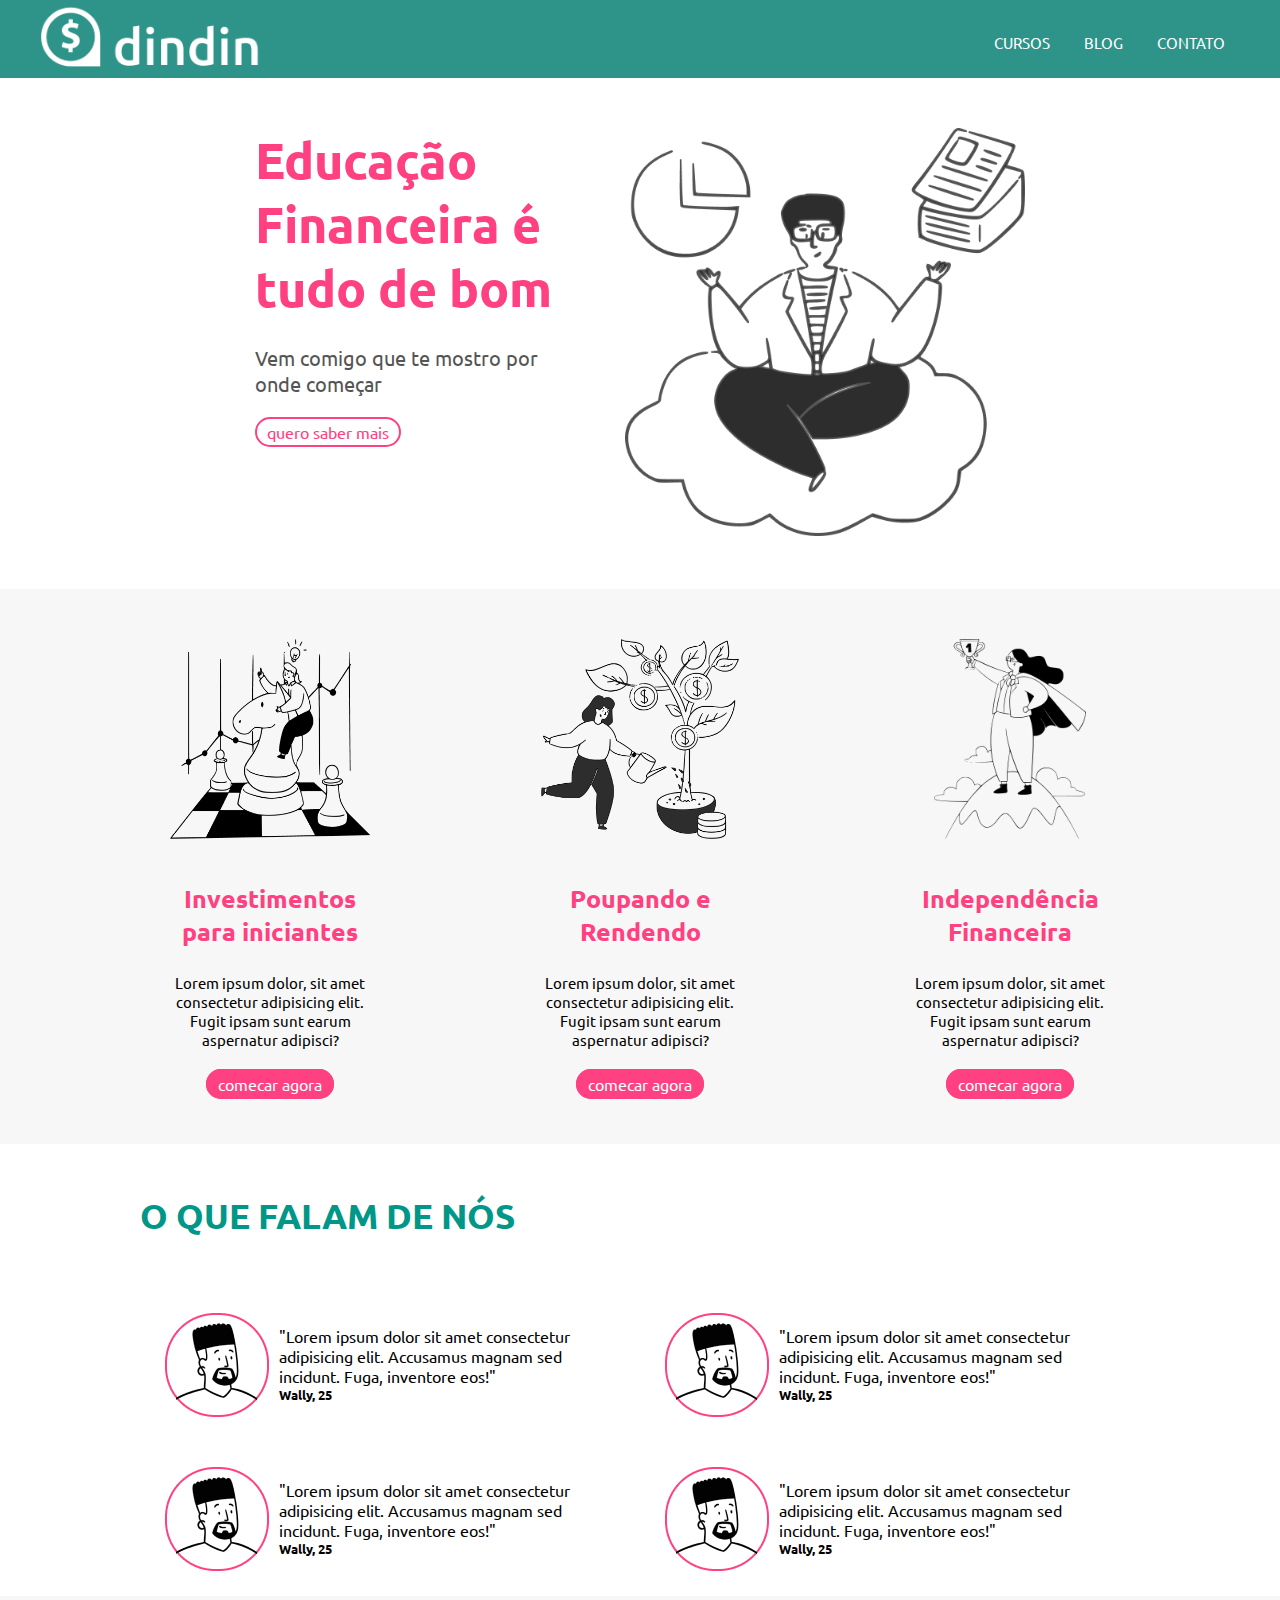
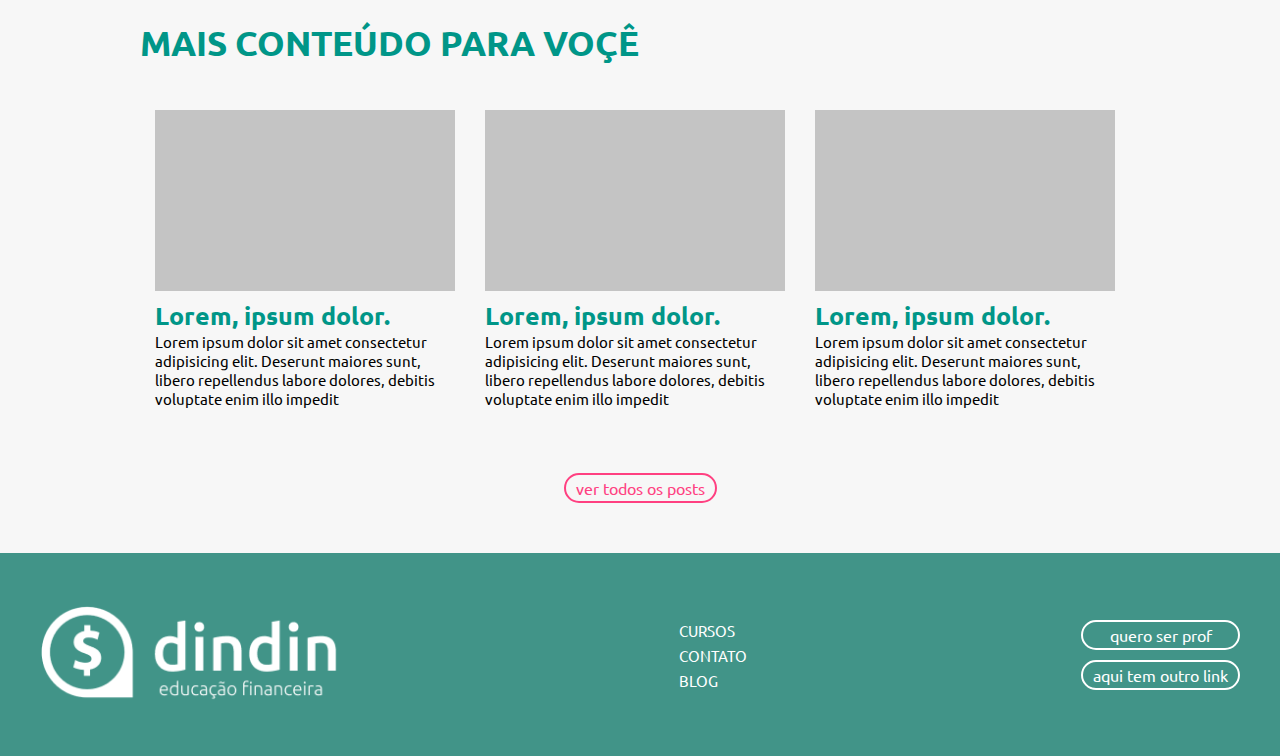
<file: index.html>
<!DOCTYPE html>
<html lang="pt-br">
<head>
    <meta charset="UTF-8">
    <meta http-equiv="X-UA-Compatible" content="IE=edge">
    <meta name="viewport" content="width=device-width, initial-scale=1.0">
    <title>Dindin educação financeira é tudo de bom</title>
    <link rel="stylesheet" href="./styles/global.css">
</head>
<body>
    <header>
        <div class="wrapper-header">
            <a class="logo-header" href="index.html">
                <img src="./images/logo-header.png" alt="logo-dindin">
            </a>

            <nav class="menu-nav">
                <ul>
                    <li><a href="cursos.html" class="item-menu-header">CURSOS</a></li>
                    <li><a href="blog.html" class="item-menu-header">BLOG</a></li>
                    <li><a href="contato.html" class="item-menu-header">CONTATO</a></li>
                </ul>
            </nav>
        </div>
    </header>

    <main>
        <div class="wrapper-banner">
            <div class="texto-banner">
                <h1>Educação Financeira é tudo de bom</h1>
                <p>Vem comigo que te mostro por onde começar</p>
                <a href="cursos.html" class="botao-banner">quero saber mais</a>
            </div>
            <div class="banner-img">
                <img src="./images/ilustra-banner.png" alt="">
            </div>
        </div>

        <div class="comecar-agora">
            <div class="wrapper-comecar">
                <div class="container-comecar">
                    <img src="./images/ilustra-poupando.png" alt="">
                    <h2>Investimentos para iniciantes</h2>
                    <p>Lorem ipsum dolor, sit amet consectetur adipisicing elit. Fugit ipsam sunt earum aspernatur adipisci?</p>
                    <a href="cursos.html" class="botao-comecar">comecar agora</a>
                </div>
                <div class="container-comecar">
                    <img src="./images/ilustra-investimento.png" alt="">
                    <h2>Poupando e Rendendo</h2>
                    <p>Lorem ipsum dolor, sit amet consectetur adipisicing elit. Fugit ipsam sunt earum aspernatur adipisci?</p>
                    <a href="cursos.html" class="botao-comecar">comecar agora</a>
                </div>
                <div class="container-comecar">
                    <img src="./images/ilustra-independencia.png" alt="">
                    <h2>Independência Financeira</h2>
                    <p>Lorem ipsum dolor, sit amet consectetur adipisicing elit. Fugit ipsam sunt earum aspernatur adipisci?</p>
                    <a href="cursos.html" class="botao-comecar">comecar agora</a>
                </div>
            </div>
        </div>

        <div class="o-que-falam">
            <h2>O QUE FALAM DE NÓS</h2>
            <div class="wrapper-testemunho">
                <div class="testemunho">
                    <img src="./images/icon-jaden.png" alt="">
                    <div class="texto-testemunho">
                        <p>"Lorem ipsum dolor sit amet consectetur adipisicing elit. Accusamus magnam sed incidunt. Fuga, inventore eos!"</p>
                        <h5>Wally, 25</h5>
                    </div>
                </div>
                <div class="testemunho">
                    <img src="./images/icon-jaden.png" alt="">
                    <div class="texto-testemunho">
                        <p>"Lorem ipsum dolor sit amet consectetur adipisicing elit. Accusamus magnam sed incidunt. Fuga, inventore eos!"</p>
                        <h5>Wally, 25</h5>
                    </div>
                </div>
                <div class="testemunho">
                    <img src="./images/icon-jaden.png" alt="">
                    <div class="texto-testemunho">
                        <p>"Lorem ipsum dolor sit amet consectetur adipisicing elit. Accusamus magnam sed incidunt. Fuga, inventore eos!"</p>
                        <h5>Wally, 25</h5>
                    </div>
                </div>
                <div class="testemunho">
                    <img src="./images/icon-jaden.png" alt="">
                    <div class="texto-testemunho">
                        <p>"Lorem ipsum dolor sit amet consectetur adipisicing elit. Accusamus magnam sed incidunt. Fuga, inventore eos!"</p>
                        <h5>Wally, 25</h5>
                    </div>
                </div>
            </div>
        </div>

        <div class="mais-conteudo">
            <div class="wrapper-mais-conteudo">
                <h2>MAIS CONTEÚDO PARA VOÇÊ</h2>
                <div class="container-artigos">
                    <a class="artigos" href="post.html">
                        <img src="./images/Rectangle 16.png" alt="">
                        <h3>Lorem, ipsum dolor.</h3>
                        <p>Lorem ipsum dolor sit amet consectetur adipisicing elit. Deserunt maiores sunt, libero repellendus labore dolores, debitis voluptate enim illo impedit</p>
                    </a>
                    <a class="artigos" href="post.html">
                        <img src="./images/Rectangle 16.png" alt="">
                        <h3>Lorem, ipsum dolor.</h3>
                        <p>Lorem ipsum dolor sit amet consectetur adipisicing elit. Deserunt maiores sunt, libero repellendus labore dolores, debitis voluptate enim illo impedit</p>
                    </a>
                    <a class="artigos" href="post.html">
                        <img src="./images/Rectangle 16.png" alt="">
                        <h3>Lorem, ipsum dolor.</h3>
                        <p>Lorem ipsum dolor sit amet consectetur adipisicing elit. Deserunt maiores sunt, libero repellendus labore dolores, debitis voluptate enim illo impedit</p>
                    </a>
                </div>
                <a href="blog.html" id="botao-blog">ver todos os posts</a>
            </div>
        </div>
    </main>
    
    <footer>
        <div class="wrapper-footer">
            <div class="logo-footer">
                <img src="./images/logo-footer.png" alt="">
            </div>

            <ul class="nav-footer">
                <li><a href="cursos.html" class="item-menu-footer">CURSOS</a></li>
                <li><a href="contato.html" class="item-menu-footer">CONTATO</a></li>
                <li><a href="blog.html" class="item-menu-footer">BLOG</a></li>
            </ul>
            
            <div class="container-botoes-footer">
                <a href="#">quero ser prof</a>
                <a href="#">aqui tem outro link</a>
            </div>

        </div>
    </footer>
</body>
</html>
</file>
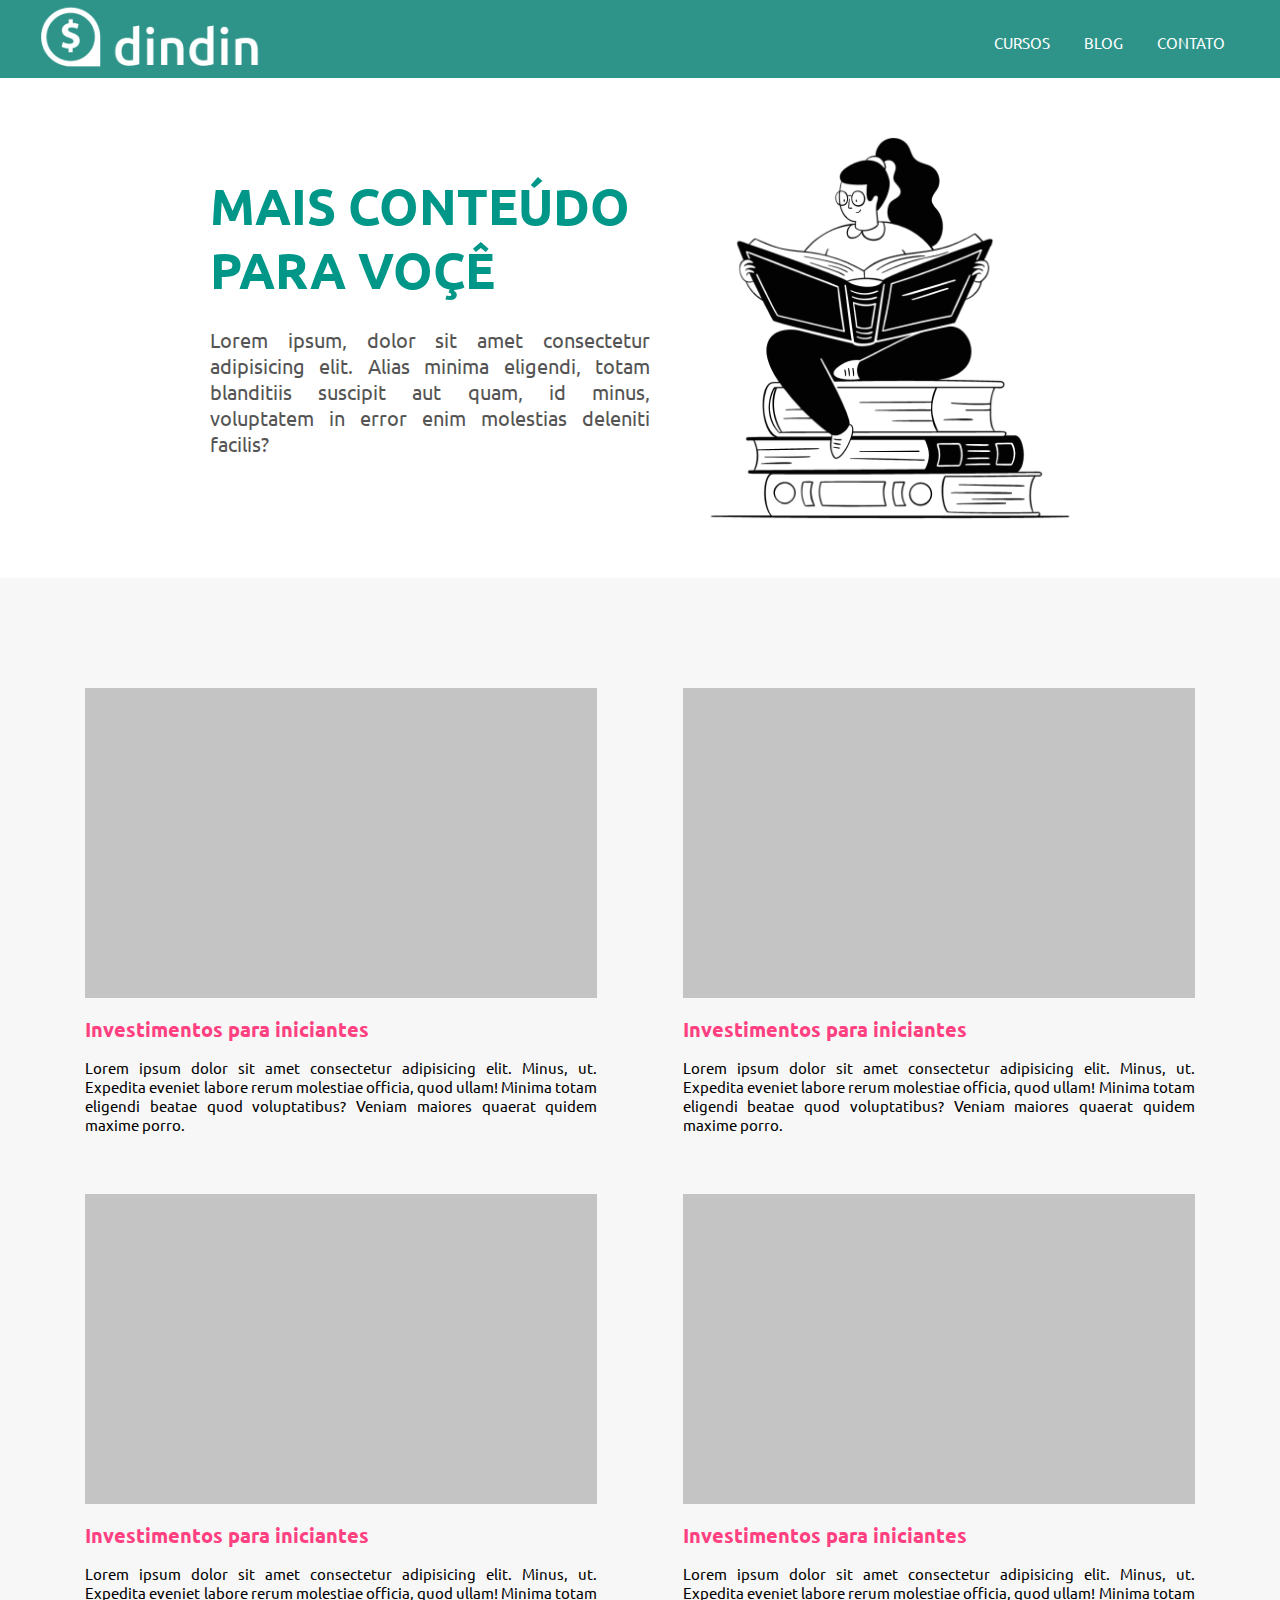
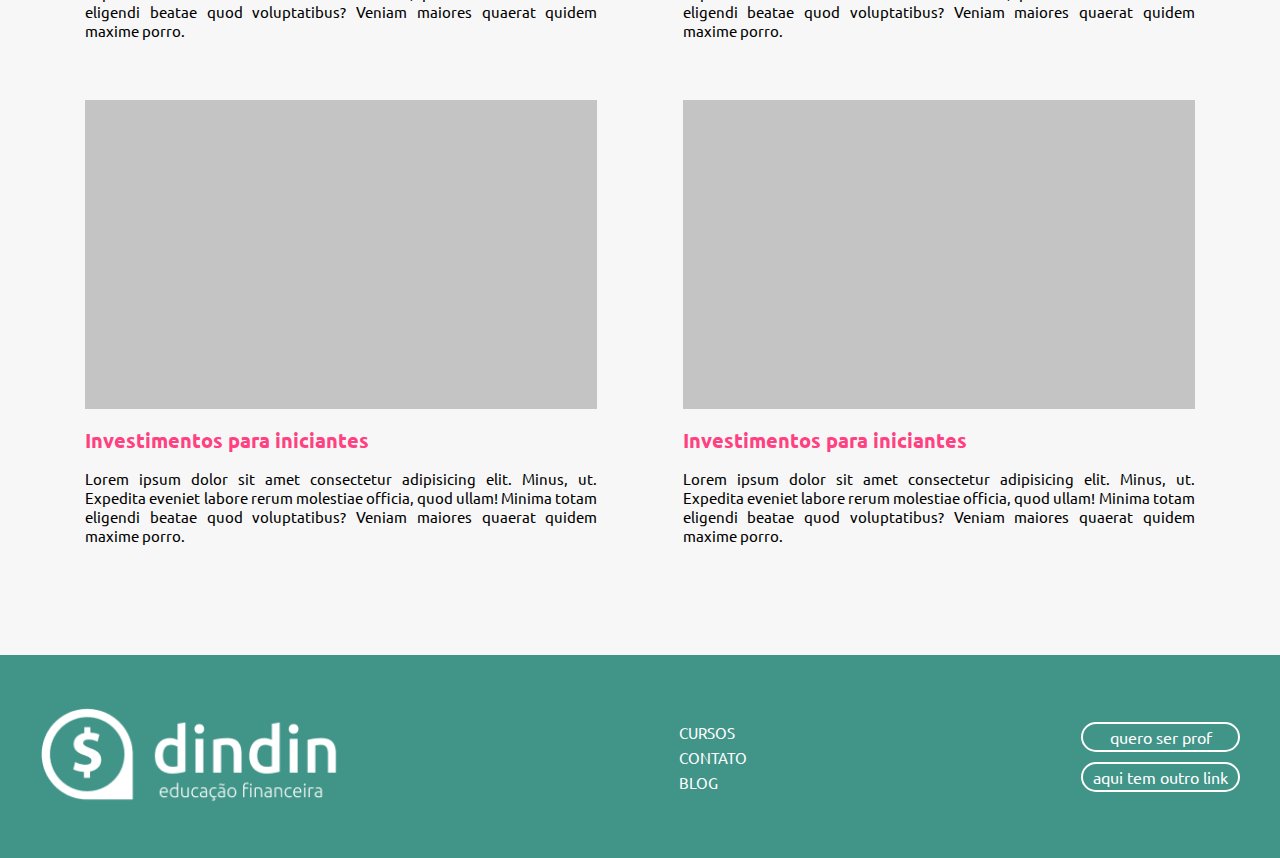
<file: blog.html>
<!DOCTYPE html>
<html lang="pt-br">
<head>
    <meta charset="UTF-8">
    <meta http-equiv="X-UA-Compatible" content="IE=edge">
    <meta name="viewport" content="width=device-width, initial-scale=1.0">
    <title>Dindin educação financeira é tudo de bom</title>
    <link rel="stylesheet" href="./styles/global.css">
</head>
<body>
    <header>
        <div class="wrapper-header">
            <a class="logo-header" href="index.html">
                <img src="./images/logo-header.png" alt="logo-dindin">
            </a>

            <nav class="menu-nav">
                <ul>
                    <li><a href="cursos.html" class="item-menu-header">CURSOS</a></li>
                    <li><a href="blog.html" class="item-menu-header">BLOG</a></li>
                    <li><a href="contato.html" class="item-menu-header">CONTATO</a></li>
                </ul>
            </nav>
        </div>
    </header>

    <main>
        <div class="wrapper-banner-blog">
            <div class="texto-banner-blog">
                <h1>MAIS CONTEÚDO PARA VOÇÊ</h1>
                <p>Lorem ipsum, dolor sit amet consectetur adipisicing elit. Alias minima eligendi, totam blanditiis suscipit aut quam, id minus, voluptatem in error enim molestias deleniti facilis?</p>
            </div>
            <img src="./images/ilustra-blog.png" alt="">
        </div>

        <div class="posts-blog">
            <div class="wrapper-posts-blog">
                <a class="container-post" href="post.html">
                    <img src="./images/Rectangle 16.png" alt="">
                    <h2>Investimentos para iniciantes</h2>
                    <p>Lorem ipsum dolor sit amet consectetur adipisicing elit. Minus, ut. Expedita eveniet labore rerum molestiae officia, quod ullam! Minima totam eligendi beatae quod voluptatibus? Veniam maiores quaerat quidem maxime porro.</p>
                </a>
                <a class="container-post" href="post.html">
                    <img src="./images/Rectangle 16.png" alt="">
                    <h2>Investimentos para iniciantes</h2>
                    <p>Lorem ipsum dolor sit amet consectetur adipisicing elit. Minus, ut. Expedita eveniet labore rerum molestiae officia, quod ullam! Minima totam eligendi beatae quod voluptatibus? Veniam maiores quaerat quidem maxime porro.</p>
                </a>
                <a class="container-post" href="post.html">
                    <img src="./images/Rectangle 16.png" alt="">
                    <h2>Investimentos para iniciantes</h2>
                    <p>Lorem ipsum dolor sit amet consectetur adipisicing elit. Minus, ut. Expedita eveniet labore rerum molestiae officia, quod ullam! Minima totam eligendi beatae quod voluptatibus? Veniam maiores quaerat quidem maxime porro.</p>
                </a>
                <a class="container-post" href="post.html">
                    <img src="./images/Rectangle 16.png" alt="">
                    <h2>Investimentos para iniciantes</h2>
                    <p>Lorem ipsum dolor sit amet consectetur adipisicing elit. Minus, ut. Expedita eveniet labore rerum molestiae officia, quod ullam! Minima totam eligendi beatae quod voluptatibus? Veniam maiores quaerat quidem maxime porro.</p>
                </a>
                <a class="container-post" href="post.html">
                    <img src="./images/Rectangle 16.png" alt="">
                    <h2>Investimentos para iniciantes</h2>
                    <p>Lorem ipsum dolor sit amet consectetur adipisicing elit. Minus, ut. Expedita eveniet labore rerum molestiae officia, quod ullam! Minima totam eligendi beatae quod voluptatibus? Veniam maiores quaerat quidem maxime porro.</p>
                </a>
                <a class="container-post" href="post.html">
                    <img src="./images/Rectangle 16.png" alt="">
                    <h2>Investimentos para iniciantes</h2>
                    <p>Lorem ipsum dolor sit amet consectetur adipisicing elit. Minus, ut. Expedita eveniet labore rerum molestiae officia, quod ullam! Minima totam eligendi beatae quod voluptatibus? Veniam maiores quaerat quidem maxime porro.</p>
                </a>

            </div>
        </div>

    </main>
    
    <footer>
        <div class="wrapper-footer">
            <div class="logo-footer">
                <img src="./images/logo-footer.png" alt="">
            </div>

            <ul class="nav-footer">
                <li><a href="cursos.html" class="item-menu-footer">CURSOS</a></li>
                <li><a href="contato.html" class="item-menu-footer">CONTATO</a></li>
                <li><a href="blog.html" class="item-menu-footer">BLOG</a></li>
            </ul>
            
            <div class="container-botoes-footer">
                <a href="#">quero ser prof</a>
                <a href="#">aqui tem outro link</a>
            </div>

        </div>
    </footer>
</body>
</html>
</file>
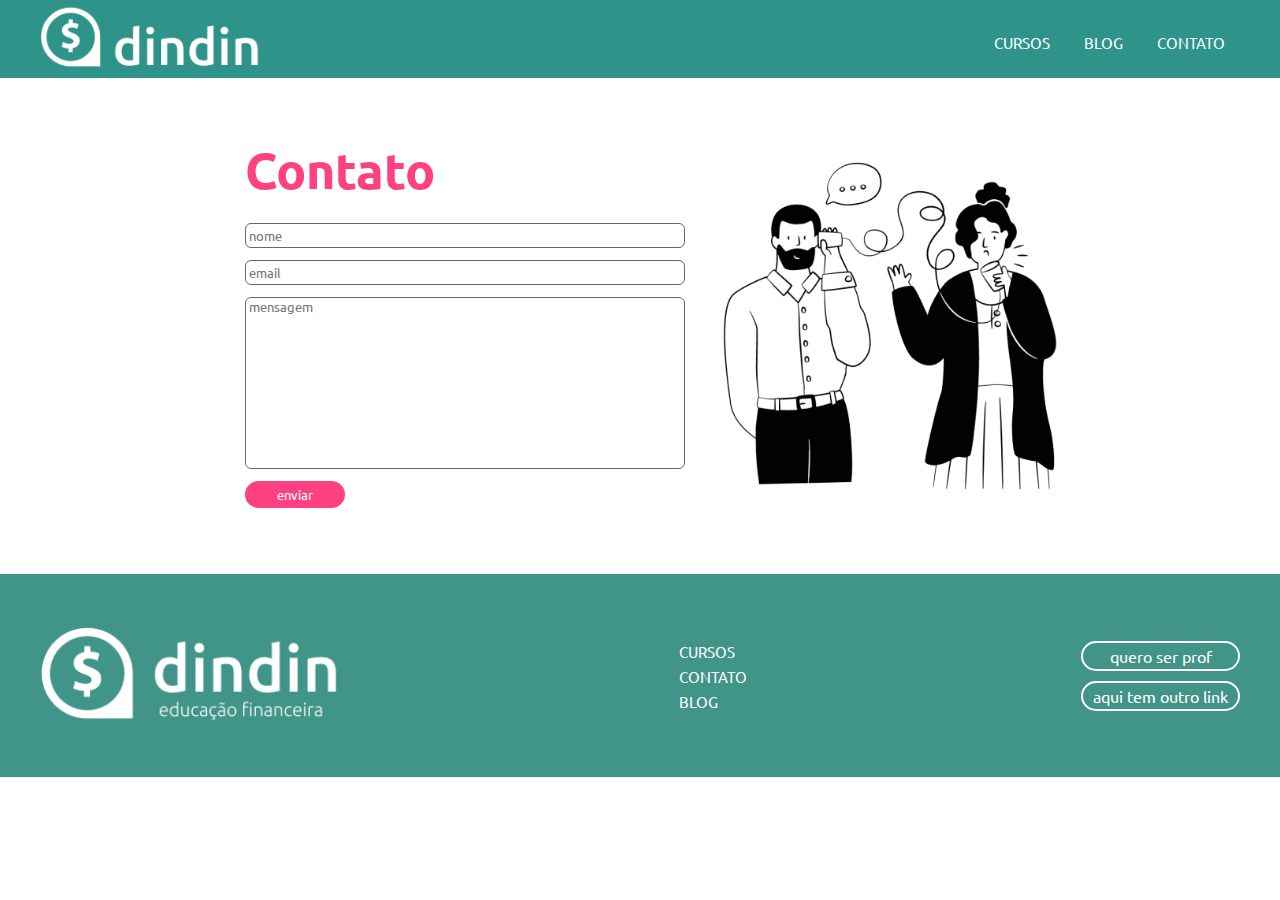
<file: contato.html>
<!DOCTYPE html>
<html lang="pt-br">
<head>
    <meta charset="UTF-8">
    <meta http-equiv="X-UA-Compatible" content="IE=edge">
    <meta name="viewport" content="width=device-width, initial-scale=1.0">
    <title>Dindin educação financeira é tudo de bom</title>
    <link rel="stylesheet" href="./styles/global.css">
</head>
<body>
    <header>
        <div class="wrapper-header">
            <a class="logo-header" href="index.html">
                <img src="./images/logo-header.png" alt="logo-dindin">
            </a>

            <nav class="menu-nav">
                <ul>
                    <li><a href="cursos.html" class="item-menu-header">CURSOS</a></li>
                    <li><a href="blog.html" class="item-menu-header">BLOG</a></li>
                    <li><a href="contato.html" class="item-menu-header">CONTATO</a></li>
                </ul>
            </nav>
        </div>
    </header>

    <main>
        <div class="container-contato">
            <form action="#" method="post">
                <h1>Contato</h1>
                <input type="text" name="f-nome" id="nome-user" placeholder=" nome">
                <input type="email" name="f-e-mail" id="e-mail-user" placeholder=" email">
                <textarea name="f-msg" id="msg-user" cols="30" rows="10" placeholder=" mensagem"></textarea>
                <input type="submit" value="enviar" id="botao-enviar">
            </form>
            <img src="./images/ilustra-contato.png" alt="">
        </div>
    </main>
    
    <footer>
        <div class="wrapper-footer">
            <div class="logo-footer">
                <img src="./images/logo-footer.png" alt="">
            </div>

            <ul class="nav-footer">
                <li><a href="cursos.html" class="item-menu-footer">CURSOS</a></li>
                <li><a href="contato.html" class="item-menu-footer">CONTATO</a></li>
                <li><a href="blog.html" class="item-menu-footer">BLOG</a></li>
            </ul>
            
            <div class="container-botoes-footer">
                <a href="#">quero ser prof</a>
                <a href="#">aqui tem outro link</a>
            </div>

        </div>
    </footer>
</body>
</html>
</file>
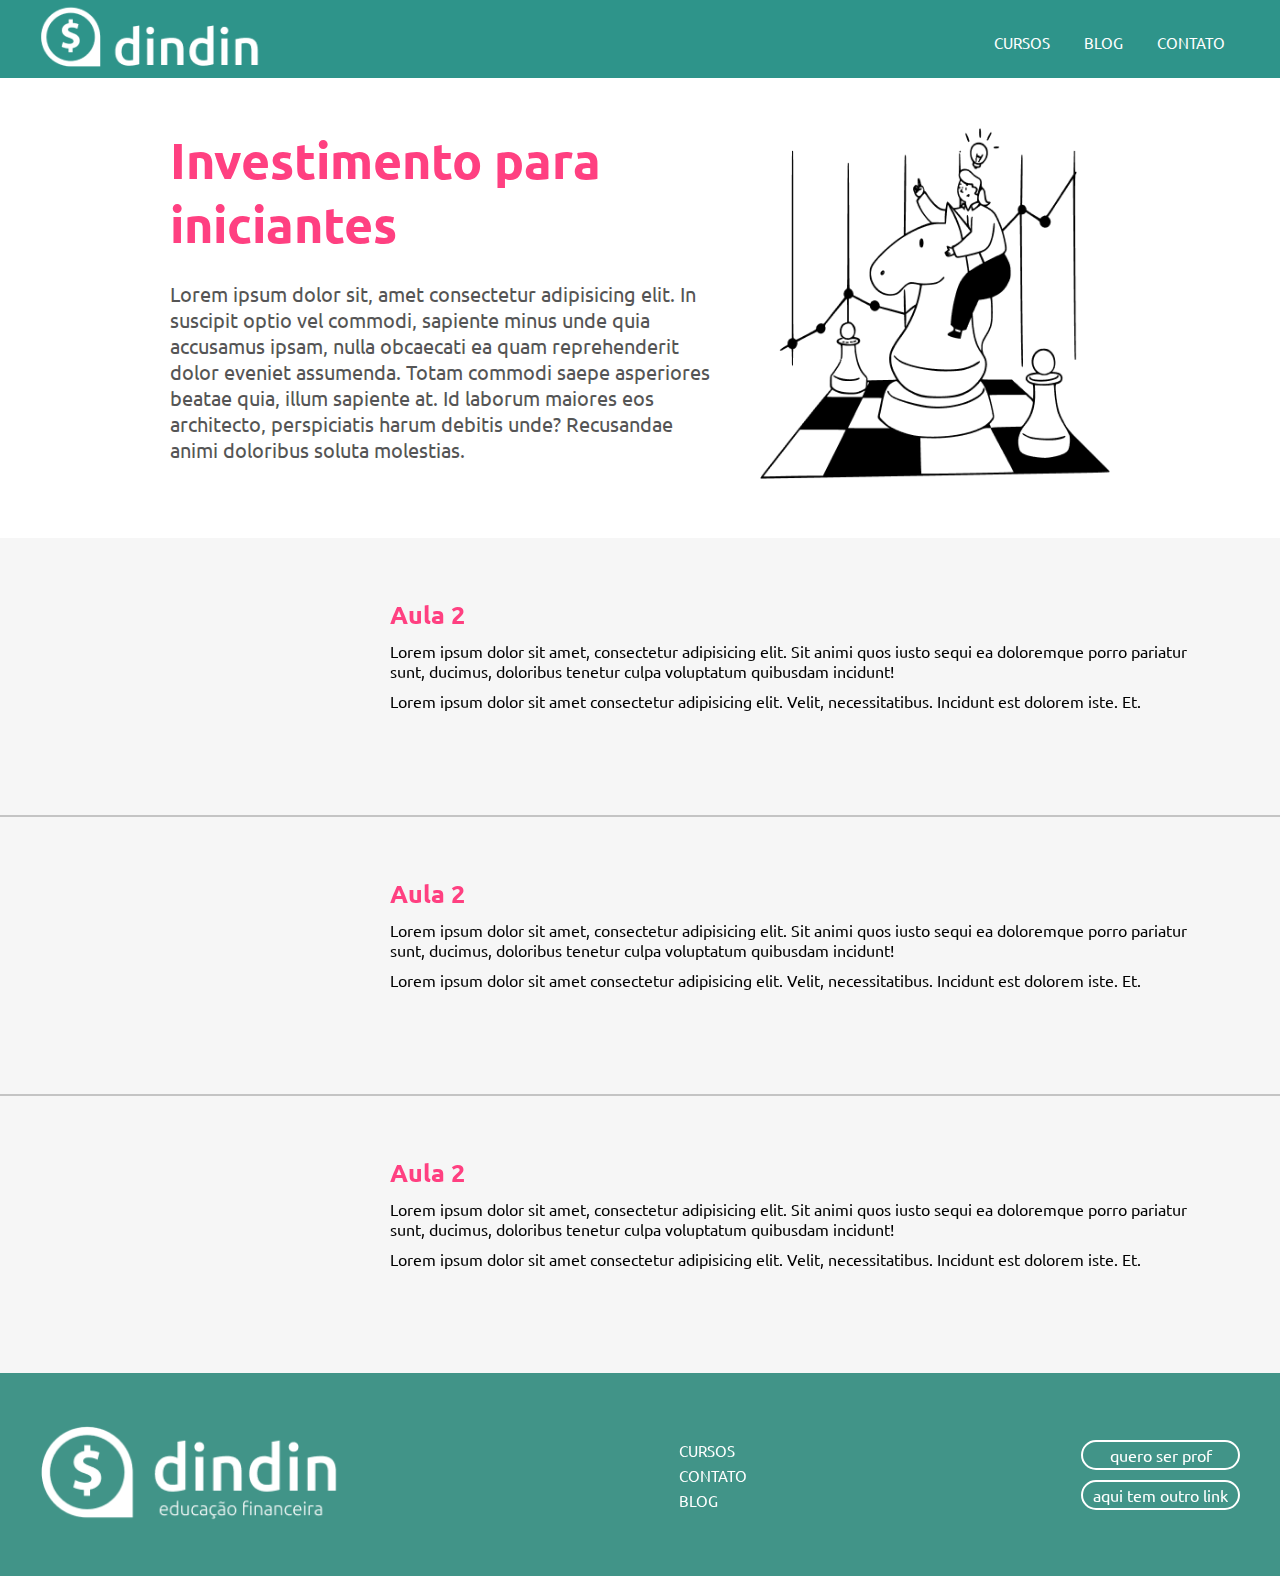
<file: curso1.html>
<!DOCTYPE html>
<html lang="pt-br">
<head>
    <meta charset="UTF-8">
    <meta http-equiv="X-UA-Compatible" content="IE=edge">
    <meta name="viewport" content="width=device-width, initial-scale=1.0">
    <title>Dindin educação financeira é tudo de bom</title>
    <link rel="stylesheet" href="./styles/global.css">
</head>
<body>
    <header>
        <div class="wrapper-header">
            <a class="logo-header" href="index.html">
                <img src="./images/logo-header.png" alt="logo-dindin">
            </a>

            <nav class="menu-nav">
                <ul>
                    <li><a href="cursos.html" class="item-menu-header">CURSOS</a></li>
                    <li><a href="blog.html" class="item-menu-header">BLOG</a></li>
                    <li><a href="contato.html" class="item-menu-header">CONTATO</a></li>
                </ul>
            </nav>
        </div>
    </header>

    <main>
        <div class="wrapper-curso1">
            <div class="texto-curso1">
                <h1>Investimento para iniciantes</h1>
                <p>Lorem ipsum dolor sit, amet consectetur adipisicing elit. In suscipit optio vel commodi, sapiente minus unde quia accusamus ipsam, nulla obcaecati ea quam reprehenderit dolor eveniet assumenda. Totam commodi saepe asperiores beatae quia, illum sapiente at. Id laborum maiores eos architecto, perspiciatis harum debitis unde? Recusandae animi doloribus soluta molestias.</p>
            </div>
            <div class="banner-img-curso1">
                <img src="./images/ilustra-poupando.png" alt="">
            </div>
        </div>

        <div class="aulas">
            <div class="container-aulas">
                <div class="aula-video">
                    <iframe src="https://www.youtube.com/embed/moTRUU4MRPM" title="YouTube video player" frameborder="0" allow="accelerometer; autoplay; clipboard-write; encrypted-media; gyroscope; picture-in-picture" allowfullscreen></iframe>
                    <div class="texto-aula">
                        <h2>Aula 2</h2>
                        <p>Lorem ipsum dolor sit amet, consectetur adipisicing elit. Sit animi quos iusto sequi ea doloremque porro pariatur sunt, ducimus, doloribus tenetur culpa voluptatum quibusdam incidunt!
                        </p>
                        <p>Lorem ipsum dolor sit amet consectetur adipisicing elit. Velit, necessitatibus. Incidunt est dolorem iste. Et.</p>
                    </div>
                </div>

                <div class="aula-video">
                    <iframe src="https://www.youtube.com/embed/moTRUU4MRPM" title="YouTube video player" frameborder="0" allow="accelerometer; autoplay; clipboard-write; encrypted-media; gyroscope; picture-in-picture" allowfullscreen></iframe>
                    <div class="texto-aula">
                        <h2>Aula 2</h2>
                        <p>Lorem ipsum dolor sit amet, consectetur adipisicing elit. Sit animi quos iusto sequi ea doloremque porro pariatur sunt, ducimus, doloribus tenetur culpa voluptatum quibusdam incidunt!
                        </p>
                        <p>Lorem ipsum dolor sit amet consectetur adipisicing elit. Velit, necessitatibus. Incidunt est dolorem iste. Et.</p>
                    </div>
                </div>

                <div class="aula-video">
                    <iframe src="https://www.youtube.com/embed/moTRUU4MRPM" title="YouTube video player" frameborder="0" allow="accelerometer; autoplay; clipboard-write; encrypted-media; gyroscope; picture-in-picture" allowfullscreen></iframe>
                    <div class="texto-aula">
                        <h2>Aula 2</h2>
                        <p>Lorem ipsum dolor sit amet, consectetur adipisicing elit. Sit animi quos iusto sequi ea doloremque porro pariatur sunt, ducimus, doloribus tenetur culpa voluptatum quibusdam incidunt!
                        </p>
                        <p>Lorem ipsum dolor sit amet consectetur adipisicing elit. Velit, necessitatibus. Incidunt est dolorem iste. Et.</p>
                    </div>
                </div>
            </div>
        </div>
    </main>
    
    <footer>
        <div class="wrapper-footer">
            <div class="logo-footer">
                <img src="./images/logo-footer.png" alt="">
            </div>

            <ul class="nav-footer">
                <li><a href="cursos.html" class="item-menu-footer">CURSOS</a></li>
                <li><a href="contato.html" class="item-menu-footer">CONTATO</a></li>
                <li><a href="blog.html" class="item-menu-footer">BLOG</a></li>
            </ul>
            
            <div class="container-botoes-footer">
                <a href="#">quero ser prof</a>
                <a href="#">aqui tem outro link</a>
            </div>

        </div>
    </footer>
</body>
</html>
</file>
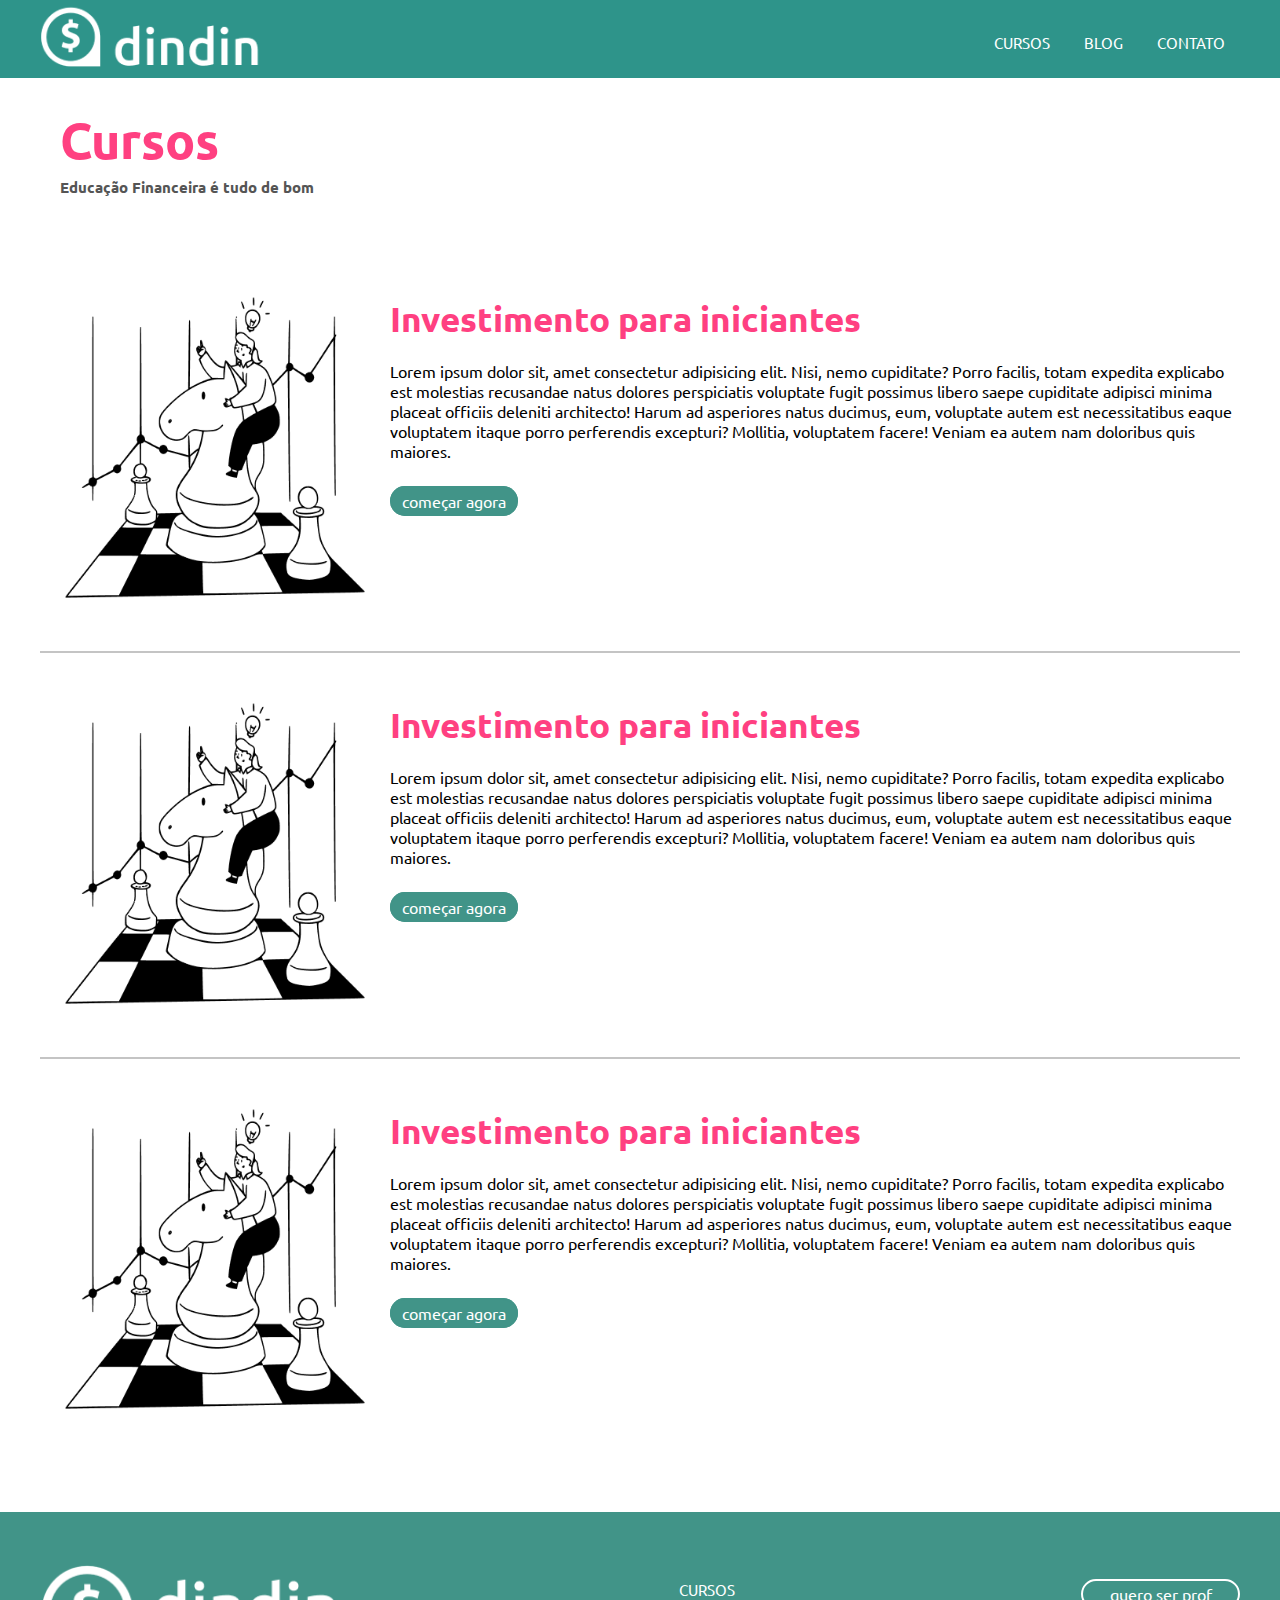
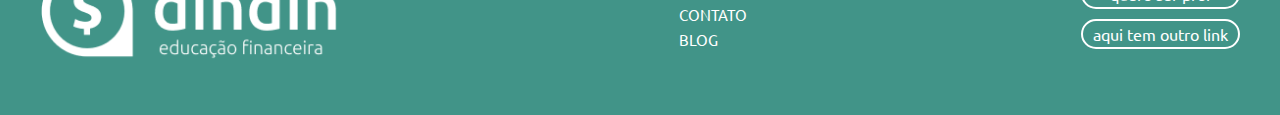
<file: cursos.html>
<!DOCTYPE html>
<html lang="pt-br">
<head>
    <meta charset="UTF-8">
    <meta http-equiv="X-UA-Compatible" content="IE=edge">
    <meta name="viewport" content="width=device-width, initial-scale=1.0">
    <title>Dindin educação financeira é tudo de bom</title>
    <link rel="stylesheet" href="./styles/global.css">
</head>
<body>
    <header>
        <div class="wrapper-header">
            <a class="logo-header" href="index.html">
                <img src="./images/logo-header.png" alt="logo-dindin">
            </a>

            <nav class="menu-nav">
                <ul>
                    <li><a href="cursos.html" class="item-menu-header">CURSOS</a></li>
                    <li><a href="blog.html" class="item-menu-header">BLOG</a></li>
                    <li><a href="contato.html" class="item-menu-header">CONTATO</a></li>
                </ul>
            </nav>
        </div>
    </header>

    <main>
        <div class="wrapper-cursos">
            <H1>Cursos</H1>
            <h3>Educação Financeira é tudo de bom</h3>
            <div class="container-cursos">
                <div class="curso">
                    <div class="img-curso">
                        <img src="./images/ilustra-poupando.png" alt="">
                    </div>
                    <div class="descricao-curso">
                        <h2>Investimento para iniciantes</h2>
                        <p>Lorem ipsum dolor sit, amet consectetur adipisicing elit. Nisi, nemo cupiditate? Porro facilis, totam expedita explicabo est molestias recusandae natus dolores perspiciatis voluptate fugit possimus libero saepe cupiditate adipisci minima placeat officiis deleniti architecto! Harum ad asperiores natus ducimus, eum, voluptate autem est necessitatibus eaque voluptatem itaque porro perferendis excepturi? Mollitia, voluptatem facere! Veniam ea autem nam doloribus quis maiores.</p>
                        <a href="curso1.html">começar agora</a>
                    </div>
                </div>
                <div class="curso">
                    <div class="img-curso">
                        <img src="./images/ilustra-poupando.png" alt="">
                    </div>
                    <div class="descricao-curso">
                        <h2>Investimento para iniciantes</h2>
                        <p>Lorem ipsum dolor sit, amet consectetur adipisicing elit. Nisi, nemo cupiditate? Porro facilis, totam expedita explicabo est molestias recusandae natus dolores perspiciatis voluptate fugit possimus libero saepe cupiditate adipisci minima placeat officiis deleniti architecto! Harum ad asperiores natus ducimus, eum, voluptate autem est necessitatibus eaque voluptatem itaque porro perferendis excepturi? Mollitia, voluptatem facere! Veniam ea autem nam doloribus quis maiores.</p>
                        <a href="curso1.html">começar agora</a>
                    </div>
                </div>
                <div class="curso">
                    <div class="img-curso">
                        <img src="./images/ilustra-poupando.png" alt="">
                    </div>
                    <div class="descricao-curso">
                        <h2>Investimento para iniciantes</h2>
                        <p>Lorem ipsum dolor sit, amet consectetur adipisicing elit. Nisi, nemo cupiditate? Porro facilis, totam expedita explicabo est molestias recusandae natus dolores perspiciatis voluptate fugit possimus libero saepe cupiditate adipisci minima placeat officiis deleniti architecto! Harum ad asperiores natus ducimus, eum, voluptate autem est necessitatibus eaque voluptatem itaque porro perferendis excepturi? Mollitia, voluptatem facere! Veniam ea autem nam doloribus quis maiores.</p>
                        <a href="curso1.html">começar agora</a>
                    </div>
                </div>
            </div>
        </div>
    </main>
    
    <footer>
        <div class="wrapper-footer">
            <div class="logo-footer">
                <img src="./images/logo-footer.png" alt="">
            </div>

            <ul class="nav-footer">
                <li><a href="cursos.html" class="item-menu-footer">CURSOS</a></li>
                <li><a href="contato.html" class="item-menu-footer">CONTATO</a></li>
                <li><a href="blog.html" class="item-menu-footer">BLOG</a></li>
            </ul>
            
            <div class="container-botoes-footer">
                <a href="#">quero ser prof</a>
                <a href="#">aqui tem outro link</a>
            </div>

        </div>
    </footer>
</body>
</html>
</file>
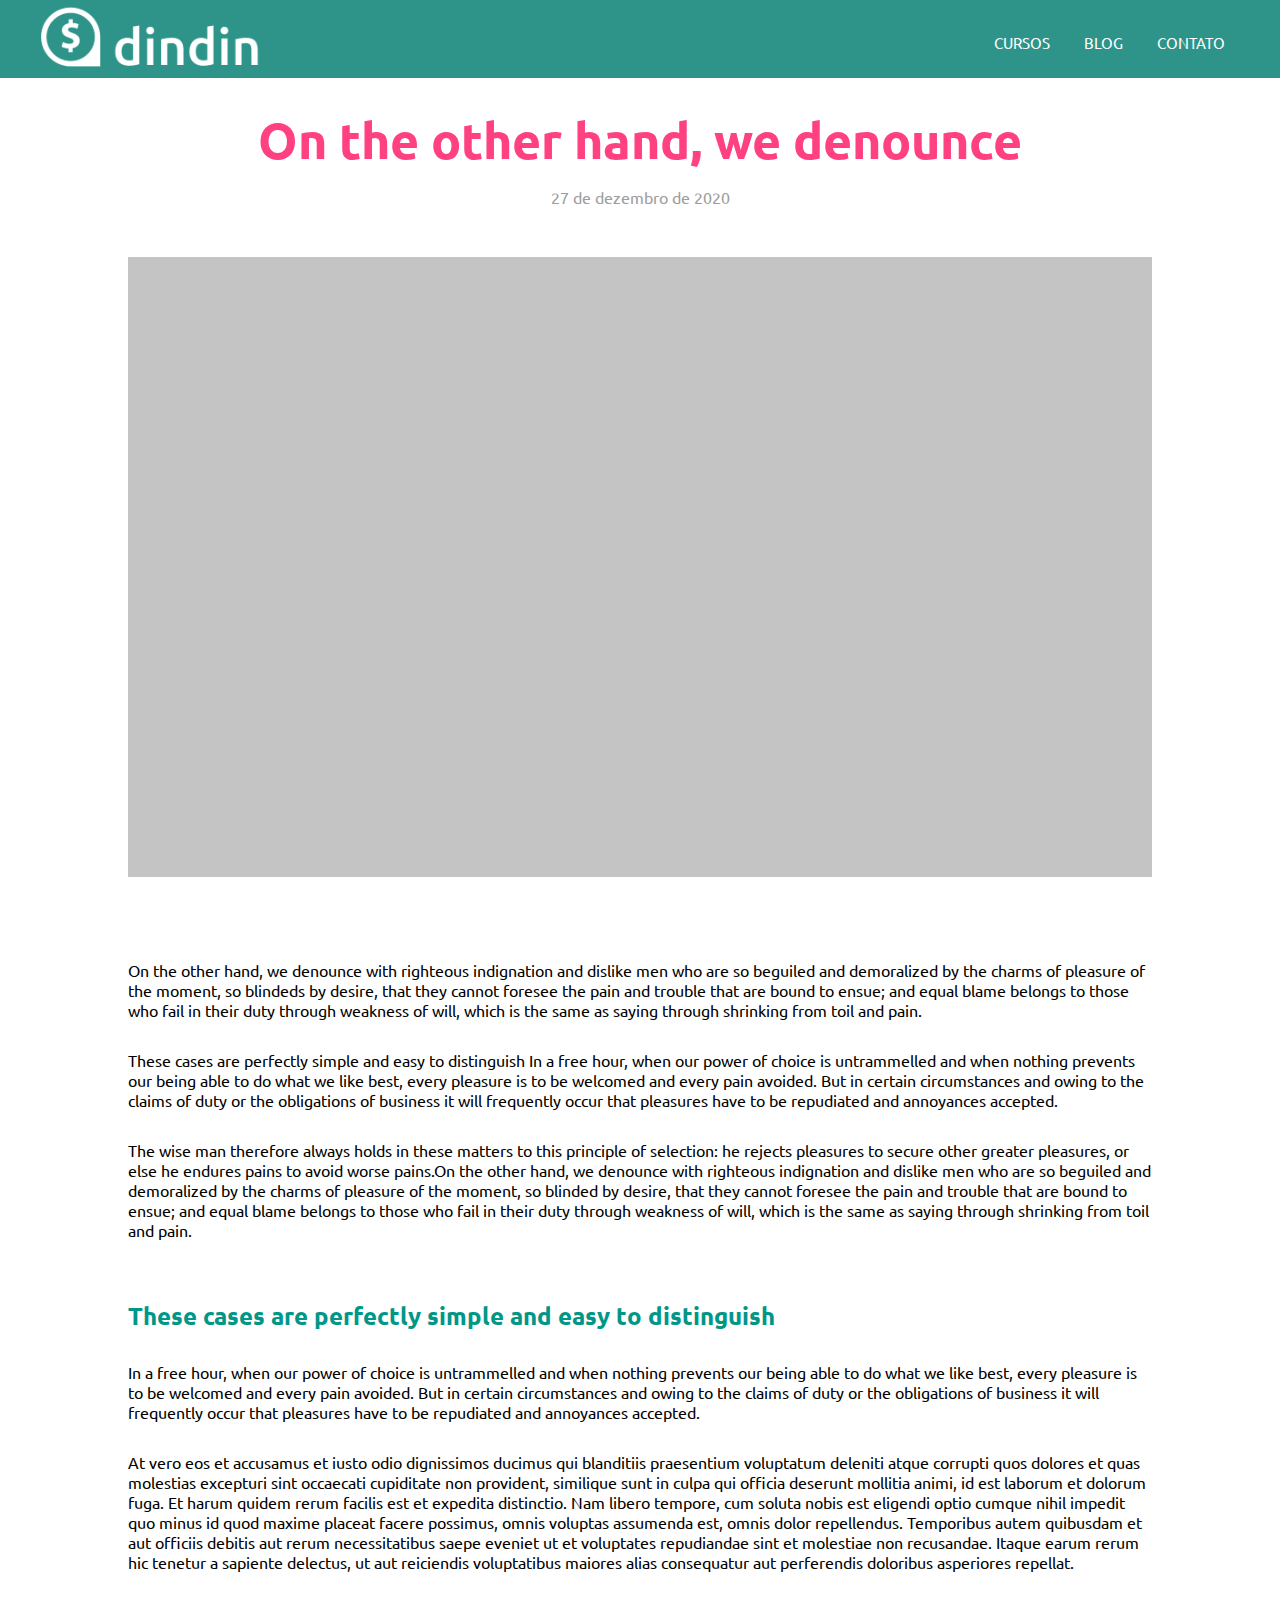
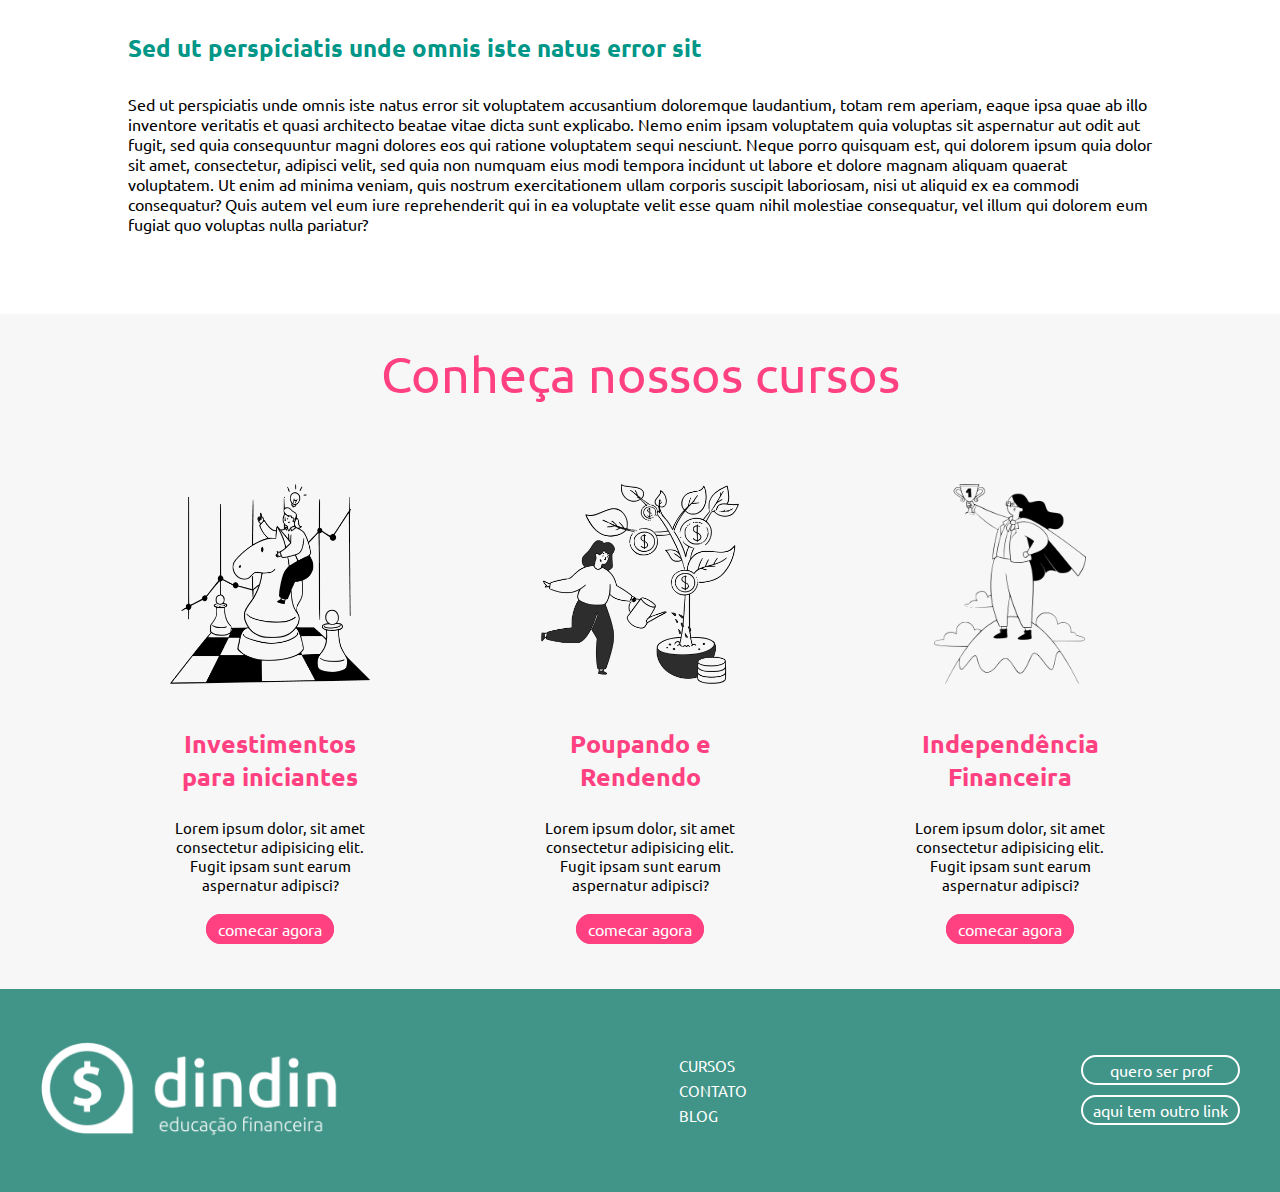
<file: post.html>
<!DOCTYPE html>
<html lang="pt-br">
<head>
    <meta charset="UTF-8">
    <meta http-equiv="X-UA-Compatible" content="IE=edge">
    <meta name="viewport" content="width=device-width, initial-scale=1.0">
    <title>Dindin educação financeira é tudo de bom</title>
    <link rel="stylesheet" href="./styles/global.css">
</head>
<body>
    <header>
        <div class="wrapper-header">
            <a class="logo-header" href="index.html">
                <img src="./images/logo-header.png" alt="logo-dindin">
            </a>

            <nav class="menu-nav">
                <ul>
                    <li><a href="cursos.html" class="item-menu-header">CURSOS</a></li>
                    <li><a href="blog.html" class="item-menu-header">BLOG</a></li>
                    <li><a href="contato.html" class="item-menu-header">CONTATO</a></li>
                </ul>
            </nav>
        </div>
    </header>

    <main>
        <div class="wrapper-post">
            <section class="post-conteudo">
                <h1>On the other hand, we denounce</h1>
                <p id="data-post">27 de dezembro de 2020</p>
                <img src="./images/Rectangle 16.png" alt="">
                <p>
                    On the other hand, we denounce with righteous indignation and dislike men who are so beguiled and demoralized by the charms of pleasure of the moment, so blindeds by desire, that they cannot foresee the pain and trouble that are bound to ensue; and equal blame belongs to those who fail in their duty through weakness of will, which is the same as saying through shrinking from toil and pain.
                </p>
                <p>
                    These cases are perfectly simple and easy to distinguish
                    In a free hour, when our power of choice is untrammelled and when nothing prevents our being able to do what we like best, every pleasure is to be welcomed and every pain avoided. But in certain circumstances and owing to the claims of duty or the obligations of business it will frequently occur that pleasures have to be repudiated and annoyances accepted.
                </p>
                <p>
                    The wise man therefore always holds in these matters to this principle of selection: he rejects pleasures to secure other greater pleasures, or else he endures pains to avoid worse pains.On the other hand, we denounce with righteous indignation and dislike men who are so beguiled and demoralized by the charms of pleasure of the moment, so blinded by desire, that they cannot foresee the pain and trouble that are bound to ensue; and equal blame belongs to those who fail in their duty through weakness of will, which is the same as saying through shrinking from toil and pain. 
                </p>
                <h2>These cases are perfectly simple and easy to distinguish</h2>
                <p>
                    In a free hour, when our power of choice is untrammelled and when nothing prevents our being able to do what we like best, every pleasure is to be welcomed and every pain avoided. But in certain circumstances and owing to the claims of duty or the obligations of business it will frequently occur that pleasures have to be repudiated and annoyances accepted.
                </p>
                <p>
                    At vero eos et accusamus et iusto odio dignissimos ducimus qui blanditiis praesentium voluptatum deleniti atque corrupti quos dolores et quas molestias excepturi sint occaecati cupiditate non provident, similique sunt in culpa qui officia deserunt mollitia animi, id est laborum et dolorum fuga. Et harum quidem rerum facilis est et expedita distinctio. Nam libero tempore, cum soluta nobis est eligendi optio cumque nihil impedit quo minus id quod maxime placeat facere possimus, omnis voluptas assumenda est, omnis dolor repellendus. Temporibus autem quibusdam et aut officiis debitis aut rerum necessitatibus saepe eveniet ut et voluptates repudiandae sint et molestiae non recusandae. Itaque earum rerum hic tenetur a sapiente delectus, ut aut reiciendis voluptatibus maiores alias consequatur aut perferendis doloribus asperiores repellat.
                </p>
                <h2>Sed ut perspiciatis unde omnis iste natus error sit </h2>
                <p>
                    Sed ut perspiciatis unde omnis iste natus error sit voluptatem accusantium doloremque laudantium, totam rem aperiam, eaque ipsa quae ab illo inventore veritatis et quasi architecto beatae vitae dicta sunt explicabo. Nemo enim ipsam voluptatem quia voluptas sit aspernatur aut odit aut fugit, sed quia consequuntur magni dolores eos qui ratione voluptatem sequi nesciunt. Neque porro quisquam est, qui dolorem ipsum quia dolor sit amet, consectetur, adipisci velit, sed quia non numquam eius modi tempora incidunt ut labore et dolore magnam aliquam quaerat voluptatem. Ut enim ad minima veniam, quis nostrum exercitationem ullam corporis suscipit laboriosam, nisi ut aliquid ex ea commodi consequatur? Quis autem vel eum iure reprehenderit qui in ea voluptate velit esse quam nihil molestiae consequatur, vel illum qui dolorem eum fugiat quo voluptas nulla pariatur?
                </p>
            </section>
        </div>

        <div class="comecar-agora">
            <h1>Conheça nossos cursos</h1>
            <div class="wrapper-comecar">
                <div class="container-comecar">
                    <img src="./images/ilustra-poupando.png" alt="">
                    <h2>Investimentos para iniciantes</h2>
                    <p>Lorem ipsum dolor, sit amet consectetur adipisicing elit. Fugit ipsam sunt earum aspernatur adipisci?</p>
                    <a href="cursos.html" class="botao-comecar">comecar agora</a>
                </div>
                <div class="container-comecar">
                    <img src="./images/ilustra-investimento.png" alt="">
                    <h2>Poupando e Rendendo</h2>
                    <p>Lorem ipsum dolor, sit amet consectetur adipisicing elit. Fugit ipsam sunt earum aspernatur adipisci?</p>
                    <a href="cursos.html" class="botao-comecar">comecar agora</a>
                </div>
                <div class="container-comecar">
                    <img src="./images/ilustra-independencia.png" alt="">
                    <h2>Independência Financeira</h2>
                    <p>Lorem ipsum dolor, sit amet consectetur adipisicing elit. Fugit ipsam sunt earum aspernatur adipisci?</p>
                    <a href="cursos.html" class="botao-comecar">comecar agora</a>
                </div>
            </div>
        </div>

    </main>
    
    <footer>
        <div class="wrapper-footer">
            <div class="logo-footer">
                <img src="./images/logo-footer.png" alt="">
            </div>

            <ul class="nav-footer">
                <li><a href="cursos.html" class="item-menu-footer">CURSOS</a></li>
                <li><a href="contato.html" class="item-menu-footer">CONTATO</a></li>
                <li><a href="blog.html" class="item-menu-footer">BLOG</a></li>
            </ul>
            
            <div class="container-botoes-footer">
                <a href="#">quero ser prof</a>
                <a href="#">aqui tem outro link</a>
            </div>

        </div>
    </footer>
</body>
</html>
</file>
<file: styles/global.css>
@import url('https://fonts.googleapis.com/css2?family=Ubuntu:wght@400;700&display=swap');

* {
    font-family: 'Ubuntu', sans-serif;
    margin: 0;
    padding: 0;
    text-decoration: none;
    color: black;
}

body {
    background-color: #fff;
}

header {
    background-color: #2E948A;
    padding-top: 5px;
}

.wrapper-header {
    max-width: 1200px;
    display: flex;
    justify-content: space-between;
    justify-items: center;
    margin: 0 auto;
    padding: 0 30px
}

.wrapper-header .logo-header img {
    max-height: 70px;
}

.wrapper-header .menu-nav {
    margin: auto 0;
}

.wrapper-header .menu-nav ul li {
    display: inline;
    margin: 0 15px;
    list-style-type: none;
}

.wrapper-header .menu-nav ul li a {
    text-decoration: none;
    color: white;
    font-size: 15px;
}


.wrapper-header .menu-nav ul li a:hover {
    text-decoration: underline;
}

footer {
    background-color: #419488;
}

.wrapper-footer{
    max-width: 1200px;
    display: flex;
    justify-content: space-between;
    justify-items: center;
    margin: 0 auto;
    padding: 0 30px
}

.wrapper-footer .logo-footer img {
    max-height: 100px;
    margin: 50px 0;
}

.wrapper-footer .nav-footer{
    list-style-type: none;
    margin: auto 0;
}

.wrapper-footer .nav-footer li {
    margin: 5px;
}

.wrapper-footer .nav-footer li a {
    text-decoration: none;
    color: white;
    font-size: 15px;
}

.wrapper-footer .container-botoes-footer {
    margin: auto 0
}

.wrapper-footer .container-botoes-footer a {
    padding: 3px 10px;
    margin: 10px 0;
    border: white solid 2px;
    border-radius: 20px;
    display: block;
    text-align: center;
    text-decoration: none;
    color: white;
}

.wrapper-banner {
    max-width: 1100px;
    display: flex;
    justify-content: center;
    margin: 50px auto;
}

.texto-banner{
    max-width: 30%;
    margin-right: 20px;
}

.texto-banner h1 {
    font-size: 50px;
    color: #FF4081;
    font-weight: bold;
    margin-bottom: 25px;
}

.texto-banner p {
    font-size: 20px;
    color: #555;
    margin-bottom: 25px;
}

.texto-banner a{
    color: #FF4081;
    padding: 3px 10px;
    border: #FF4081 solid 2px;
    border-radius: 20px;
    text-decoration: none;
    transition: 300ms;
}

.texto-banner a:hover {
    color: white;
    background-color: #FF4081;
}

.banner-img img {
    max-width: 400px;
    margin-left: 20px;
}

.comecar-agora {
    background-color: #F7F7F7;
}

.wrapper-comecar {
    max-width: 1400px;
    display: flex;
    justify-content: space-evenly;
    flex-wrap: wrap;
    margin: 0 auto;
}

.container-comecar {
    max-width: 200px;
    margin: 50px 0;
    text-align: center;
}

.container-comecar img {
    max-width: 200px;
    max-height: 200px;
    margin-bottom: 40px;
}

.container-comecar h2 {
    font-size: 25px;
    font-weight: bold;
    color: #FF4081;
    margin-bottom: 25px;
}

.container-comecar p {
    font-size: 15px;
    margin-bottom: 25px;
}

.container-comecar a{
    background-color: #FF4081;
    padding: 3px 10px;
    border: #FF4081 solid 2px;
    border-radius: 20px;
    text-decoration: none;
    color: white;
    transition: 300ms;
}

.container-comecar a:hover {
    background-color: white;
    color: #FF4081;
}

.o-que-falam {
    max-width: 1000px;
    margin: 0 auto;
}

.o-que-falam h2{
    font-size: 35px;
    color: #009688;
    font-weight: bold;
    margin: 50px 0;
}

.wrapper-testemunho {
    max-width: 1000px;
    display: flex;
    flex-wrap: wrap;

}

.testemunho {
    display: flex;
    align-items: center;
    max-width: 450px;
    margin: 25px;
}

.testemunho img {
    margin-right: 10px;
}

.mais-conteudo {
    background-color: #F7F7F7;
    padding-bottom: 50px;
}

.wrapper-mais-conteudo {
    max-width: 1000px;
    margin: 0 auto;
}

.wrapper-mais-conteudo h2 {
    font-size: 35px;
    color: #009688;
    font-weight: bold;
    margin-bottom: 25px;
    padding-top: 25px;
}

.container-artigos {
    display: flex;
    justify-content: flex-start;
    flex-wrap: wrap;
    margin-bottom: 50px;
}

.artigos{
    max-width: 300px;
    margin: 15px;
}

.artigos img {
    max-width: 300px;
    margin: 5px 0;
}

.artigos h3 {
    font-size: 25px;
    color: #009688;
    font-weight: bold;
}

.artigos p {
    font-size: 15px;
}

.mais-conteudo a {
    text-decoration: none;
}

.mais-conteudo #botao-blog {
    display: block;
    width: fit-content;
    color: #FF4081;
    padding: 3px 10px;
    border: #FF4081 solid 2px;
    border-radius: 20px;
    text-decoration: none;
    transition: 300ms;
    margin: 0 auto;
}

.mais-conteudo #botao-blog:hover {
    color: white;
    background-color: #FF4081;
}

.wrapper-cursos {
    max-width: 1200px;
    margin: 30px auto;
}

.wrapper-cursos h1 {
    font-size: 50px;
    color: #FF4081;
    font-weight: bold;
    margin-bottom: 5px;
    margin-left: 20px;
}

.wrapper-cursos h3 {
    color: #555;
    font-size: 15px;
    margin-bottom: 50px;
    margin-left: 20px;
}

.container-cursos {
    display: flex;
    flex-wrap: wrap;
    margin-bottom: 50px;
}

.curso {
    display: flex;
    padding: 50px 0;
    border-top: 2px solid #C4C4C4;
}

.curso:first-child {
    display: flex;
    padding: 50px 0;
    border-top: none;
}

.descricao-curso {
    min-width: 300px;
}

.curso h2 {
    font-size: 35px;
    color: #FF4081;
    font-weight: bold;
    margin-bottom: 20px;
}

.curso p {
    margin-bottom: 30px;
}

.curso a{
    background-color: #419488;
    padding: 3px 10px;
    border: #419488 solid 2px;
    border-radius: 20px;
    text-decoration: none;
    color: white;
    transition: 300ms;
    margin: 30px 0;
}

.curso a:hover {
    background-color: white;
    color: #419488;
}

.img-curso img {
    max-width: 300px;
    margin: 0 25px;
}

.wrapper-curso1 {
    max-width: 1100px;
    display: flex;
    justify-content: center;
    margin: 50px auto;
}

.texto-curso1{
    max-width: 50%;
    margin-right: 20px;
}

.texto-curso1 h1 {
    font-size: 50px;
    color: #FF4081;
    font-weight: bold;
    margin-bottom: 25px;
}

.texto-curso1 p {
    font-size: 20px;
    color: #555;
    margin-bottom: 25px;
}

.banner-img-curso1 img {
    max-width: 350px;
    margin-left: 20px;
}

.aulas {
    background-color: #f6f6f6;
}

.aula-video {
    max-width: 1200px;
    display: flex;
    flex-direction: row;
    justify-content: space-evenly;
    margin: 0 auto;
    padding: 60px 60px;
    border-top: #C4C4C4 solid 2px;
}

.aula-video:first-child {
    border: none;
}

.aula-video .texto-aula {
    margin-left: 50px;
}

.texto-aula h2 {
    font-size: 25px;
    color: #FF4081;
    font-weight: bold;
}

.texto-aula p {
    margin-top: 10px;
}

iframe {
    width: 280px;
    height: 157px;
}

.container-contato {
    max-width: 1100px;
    display: flex;
    margin: 60px auto;
    justify-content: center;
    align-items: center;
}

.container-contato img {
    max-width: 350px;
}

.container-contato form {
    min-width: 40%;
    display: flex;
    flex-direction: column;
    margin: 0 30px;
}

.container-contato form h1 {
    font-size: 50px;
    color: #FF4081;
    font-weight: bold;
    margin-bottom: 15px;
}

.container-contato form input {
    margin: 6px 0;
    padding: 3px 0;
    border-radius: 6px;
    border: #686868 solid 1px;
}

textarea {
    resize: none;
    border-radius: 6px;
    border: #686868 solid 1px;
    margin: 6px 0;
}

#botao-enviar {
    width: 100px;
    background-color: #FF4081;
    padding: 3px 0;
    border: #FF4081 solid 2px;
    border-radius: 20px;
    text-decoration: none;
    color: white;
    transition: 300ms;
}

#botao-enviar:hover {
    background-color: white;
    color: #FF4081;
}


.wrapper-banner-blog {
    max-width: 1100px;
    display: flex;
    justify-content: center;
    margin: 50px auto;
    align-items: center;
}

.texto-banner-blog{
    max-width: 40%;
    margin: 0 20px;
}

.texto-banner-blog h1 {
    font-size: 50px;
    color: #009688;
    font-weight: bold;
    margin-bottom: 25px;
}

.texto-banner-blog p {
    font-size: 20px;
    color: #555;
    margin-bottom: 25px;
    text-align: justify;
}

.wrapper-banner-blog img {
    max-width: 400px;
    margin-left: 20px;
}

.posts-blog {
    background-color: #F7F7F7;
    padding: 80px 0;
}

.wrapper-posts-blog {
    max-width: 1400px;
    display: flex;
    justify-content: space-evenly;
    flex-wrap: wrap;
    margin: 0 auto;
}

.container-post {
    max-width: 40%;
    margin: 30px 0;
    text-align: center;
}

.container-post img {
    width: 100%;
    margin-bottom: 15px;
}

.container-post h2 {
    text-align: left;
    font-size: 20px;
    font-weight: bold;
    color: #FF4081;
    margin-bottom: 15px;
}

.container-post p {
    font-size: 15px;
    text-align: justify;
}

.comecar-agora h1 {
    font-size: 50px;
    color: #FF4081;
    font-weight: normal;
    text-align: center;
    padding: 30px 0;
    margin-top: 80px;
}

.wrapper-post{
    max-width: 1400px;
    margin: 0 auto;
}

.post-conteudo{
    max-width: 80%;
    margin: 0 auto;
}

.post-conteudo h1 {
    font-size: 50px;
    color: #FF4081;
    font-weight: bold;
    text-align: center;
    padding: 30px 0 15px 0;
}

#data-post {
    color: #9D9D9D;
    text-align: center;
    margin: 0;
}

.post-conteudo img {
    width: 100%;
    margin: 50px 0;
}

.post-conteudo p {
    margin: 30px 0;
}

.post-conteudo h2 {
    margin: 60px 0 30px 0;
    color: #009688;
}
</file>
